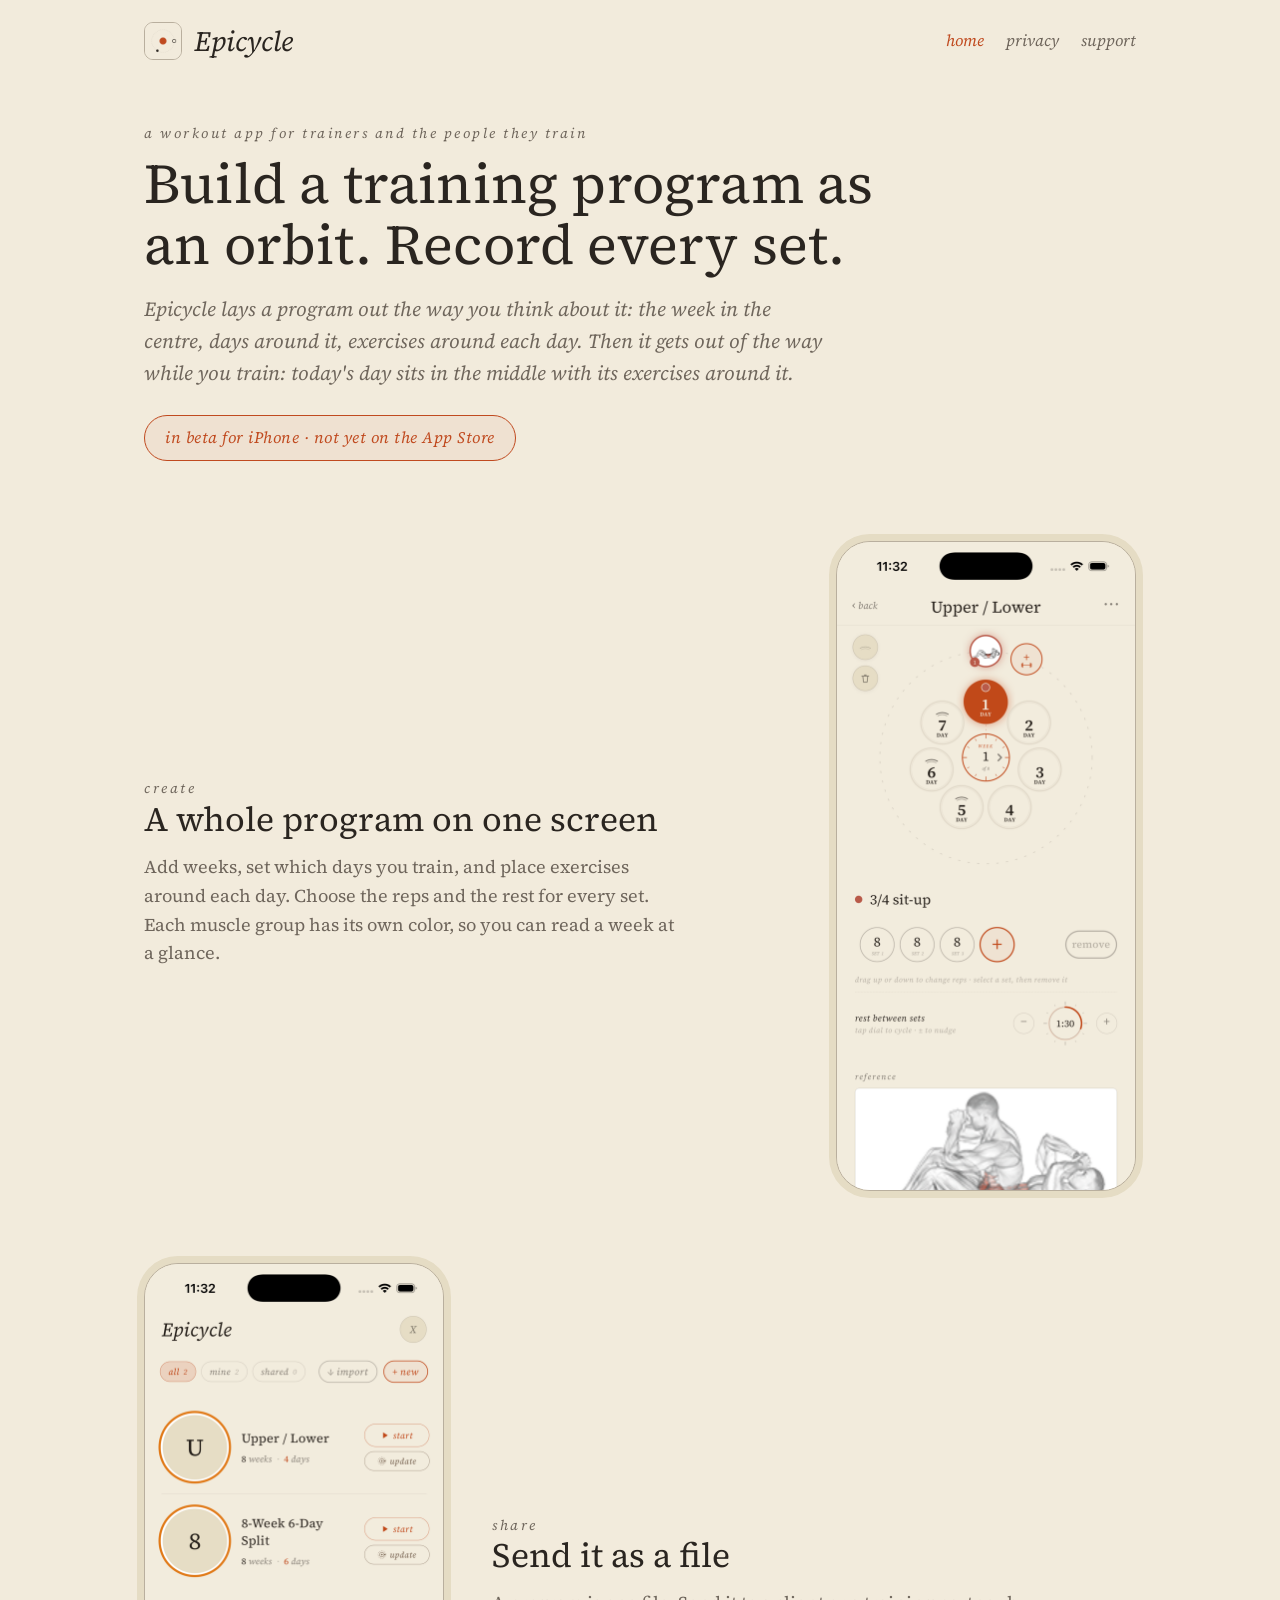
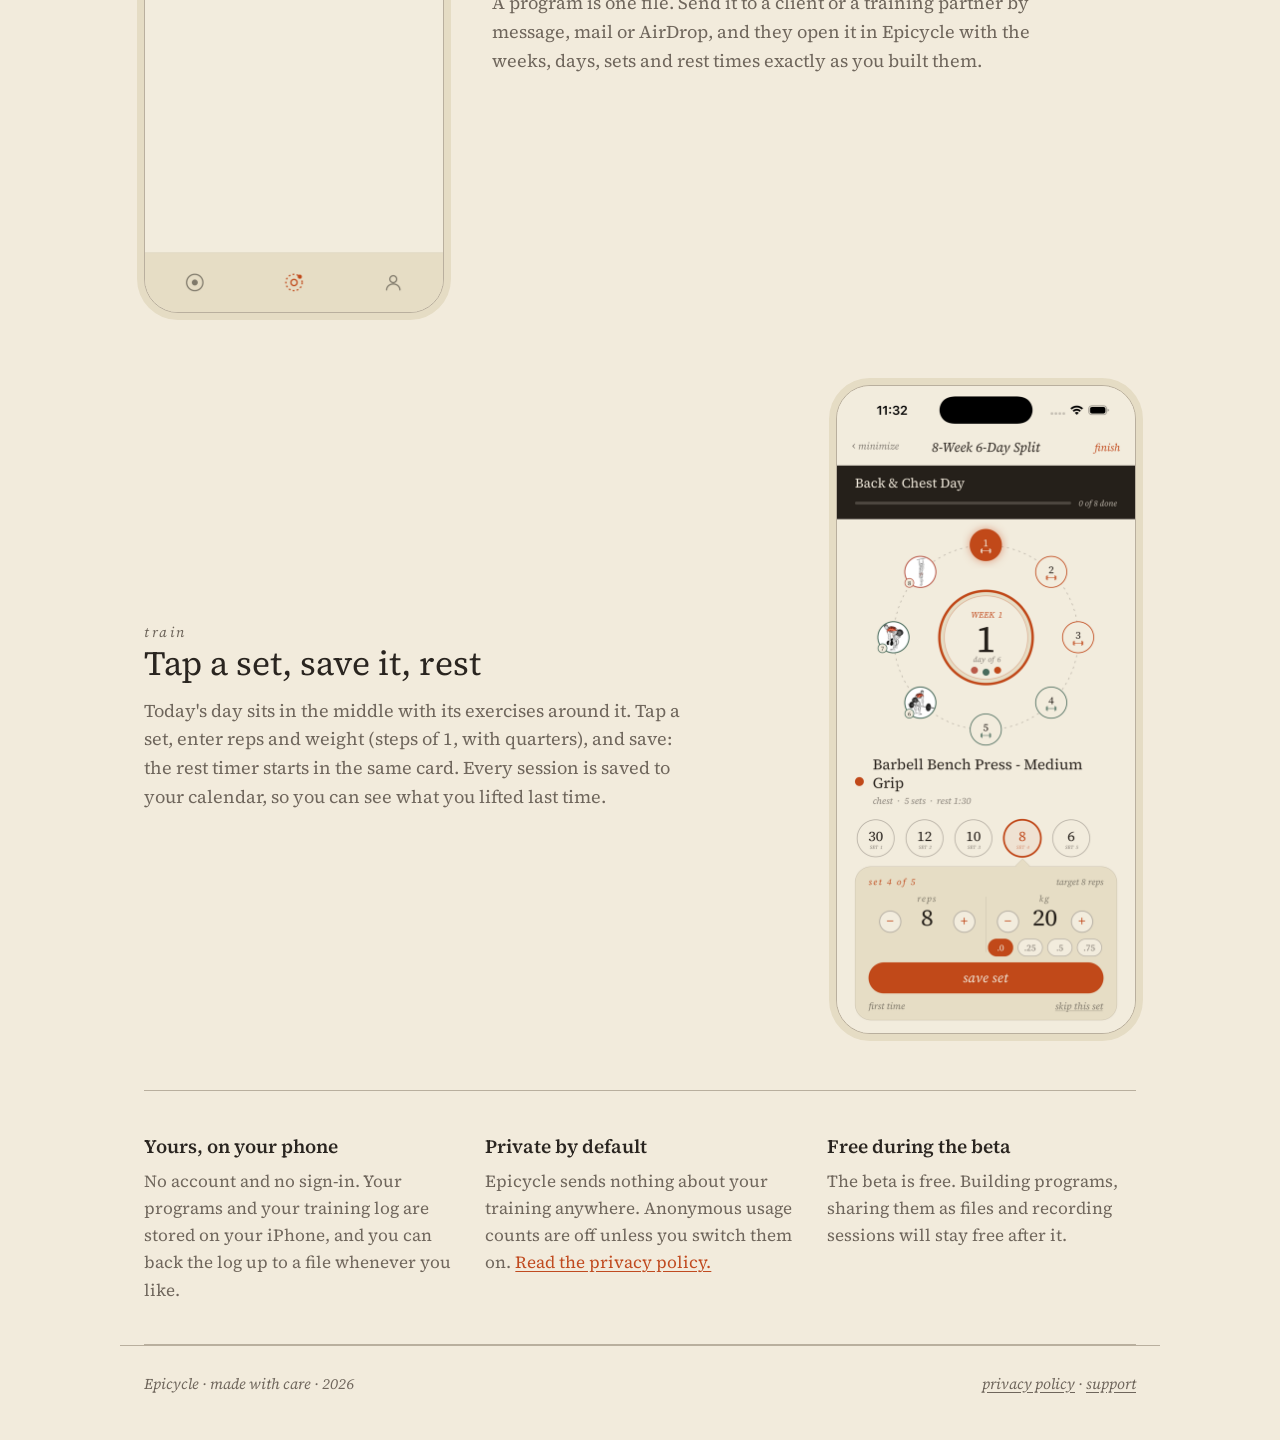
<file: index.html>
<!doctype html>
<html lang="en">
<head>
<meta charset="utf-8">
<meta name="viewport" content="width=device-width, initial-scale=1">
<title>Epicycle — build a training program as an orbit</title>
<meta name="description" content="Epicycle is an iPhone app for trainers and the people they train: build a program as an orbit, share it as a file, and record every set.">
<meta name="color-scheme" content="light">
<meta name="theme-color" content="#F2EBDC">
<link rel="icon" href="assets/img/icon.png">
<link rel="stylesheet" href="styles.css">
</head>
<body>
<header class="wrap top">
  <a class="brand" href="index.html"><img src="assets/img/icon.png" alt="" width="38" height="38">Epicycle</a>
  <nav class="nav" aria-label="Site"><a href="index.html" aria-current="page">home</a><a href="privacy.html">privacy</a><a href="support.html">support</a></nav>
</header>
<main>
  <section class="wrap hero">
    <p class="kicker">a workout app for trainers and the people they train</p>
    <h1>Build a training program as an orbit. Record every set.</h1>
    <p class="lede">Epicycle lays a program out the way you think about it: the week in the centre, days around it, exercises around each day. Then it gets out of the way while you train: today's day sits in the middle with its exercises around it.</p>
    <span class="pill">in beta for iPhone · not yet on the App Store</span>
  </section>

  <section class="wrap flow">
    <div class="step">
      <div>
        <p class="kicker">create</p>
        <h2>A whole program on one screen</h2>
        <p>Add weeks, set which days you train, and place exercises around each day. Choose the reps and the rest for every set. Each muscle group has its own color, so you can read a week at a glance.</p>
      </div>
      <img class="shot" src="assets/img/create.png" width="598" height="1300" alt="The Epicycle program editor: a week in the centre, seven days in orbit around it, and an exercise with its sets under the orbit.">
    </div>
    <div class="step">
      <div>
        <p class="kicker">share</p>
        <h2>Send it as a file</h2>
        <p>A program is one file. Send it to a client or a training partner by message, mail or AirDrop, and they open it in Epicycle with the weeks, days, sets and rest times exactly as you built them.</p>
      </div>
      <img class="shot" src="assets/img/today.png" width="598" height="1300" alt="The Epicycle programs list: two programs, each with start and update buttons, and import and new buttons at the top.">
    </div>
    <div class="step">
      <div>
        <p class="kicker">train</p>
        <h2>Tap a set, save it, rest</h2>
        <p>Today's day sits in the middle with its exercises around it. Tap a set, enter reps and weight (steps of 1, with quarters), and save: the rest timer starts in the same card. Every session is saved to your calendar, so you can see what you lifted last time.</p>
      </div>
      <img class="shot" src="assets/img/train.png" width="598" height="1300" alt="The Epicycle day screen: today's day in the middle with eight exercises around it, a row of five sets, and a card for entering reps and weight with a save button.">
    </div>
  </section>

  <section class="wrap">
    <div class="facts">
      <div><h3>Yours, on your phone</h3><p>No account and no sign-in. Your programs and your training log are stored on your iPhone, and you can back the log up to a file whenever you like.</p></div>
      <div><h3>Private by default</h3><p>Epicycle sends nothing about your training anywhere. Anonymous usage counts are off unless you switch them on. <a href="privacy.html">Read the privacy policy.</a></p></div>
      <div><h3>Free during the beta</h3><p>The beta is free. Building programs, sharing them as files and recording sessions will stay free after it.</p></div>
    </div>
  </section>
</main>
<footer class="wrap">
  <span>Epicycle · made with care · 2026</span>
  <span><a href="privacy.html">privacy policy</a> · <a href="support.html">support</a></span>
</footer>
</body>
</html>
</file>
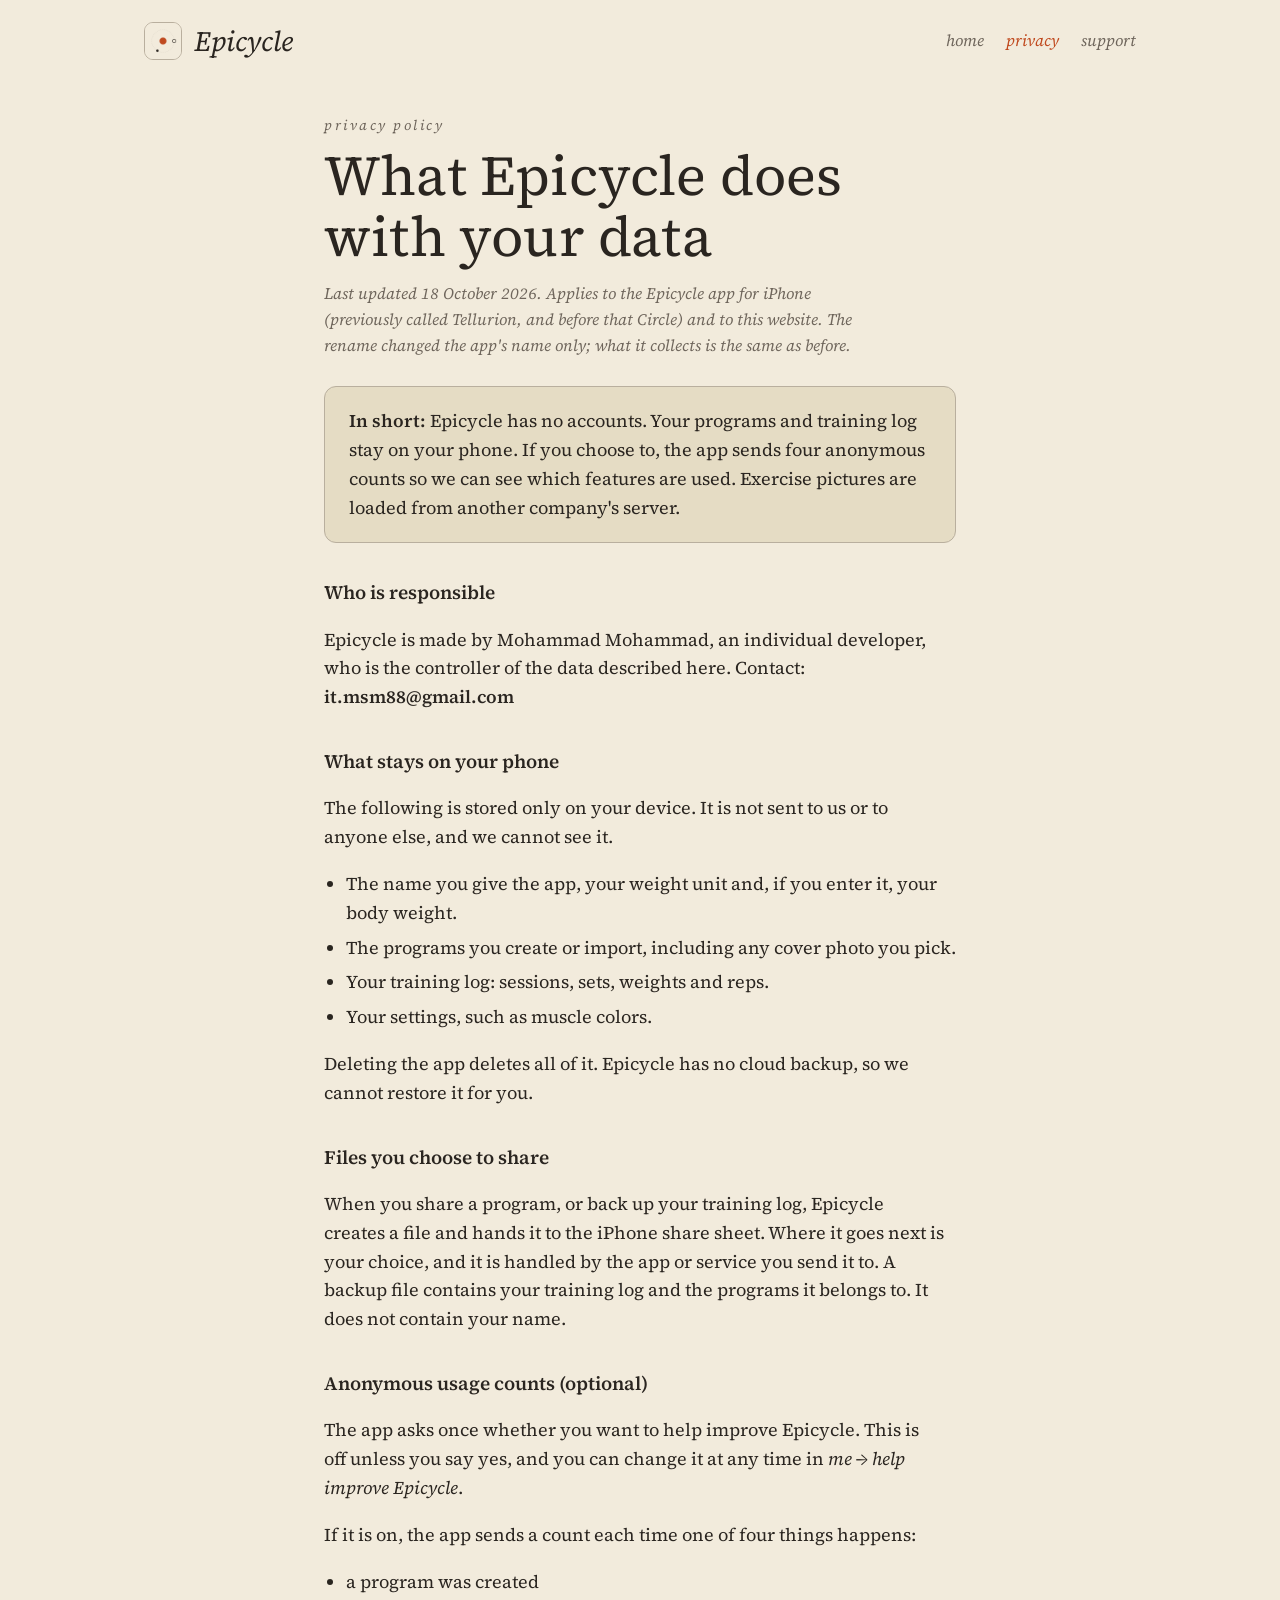
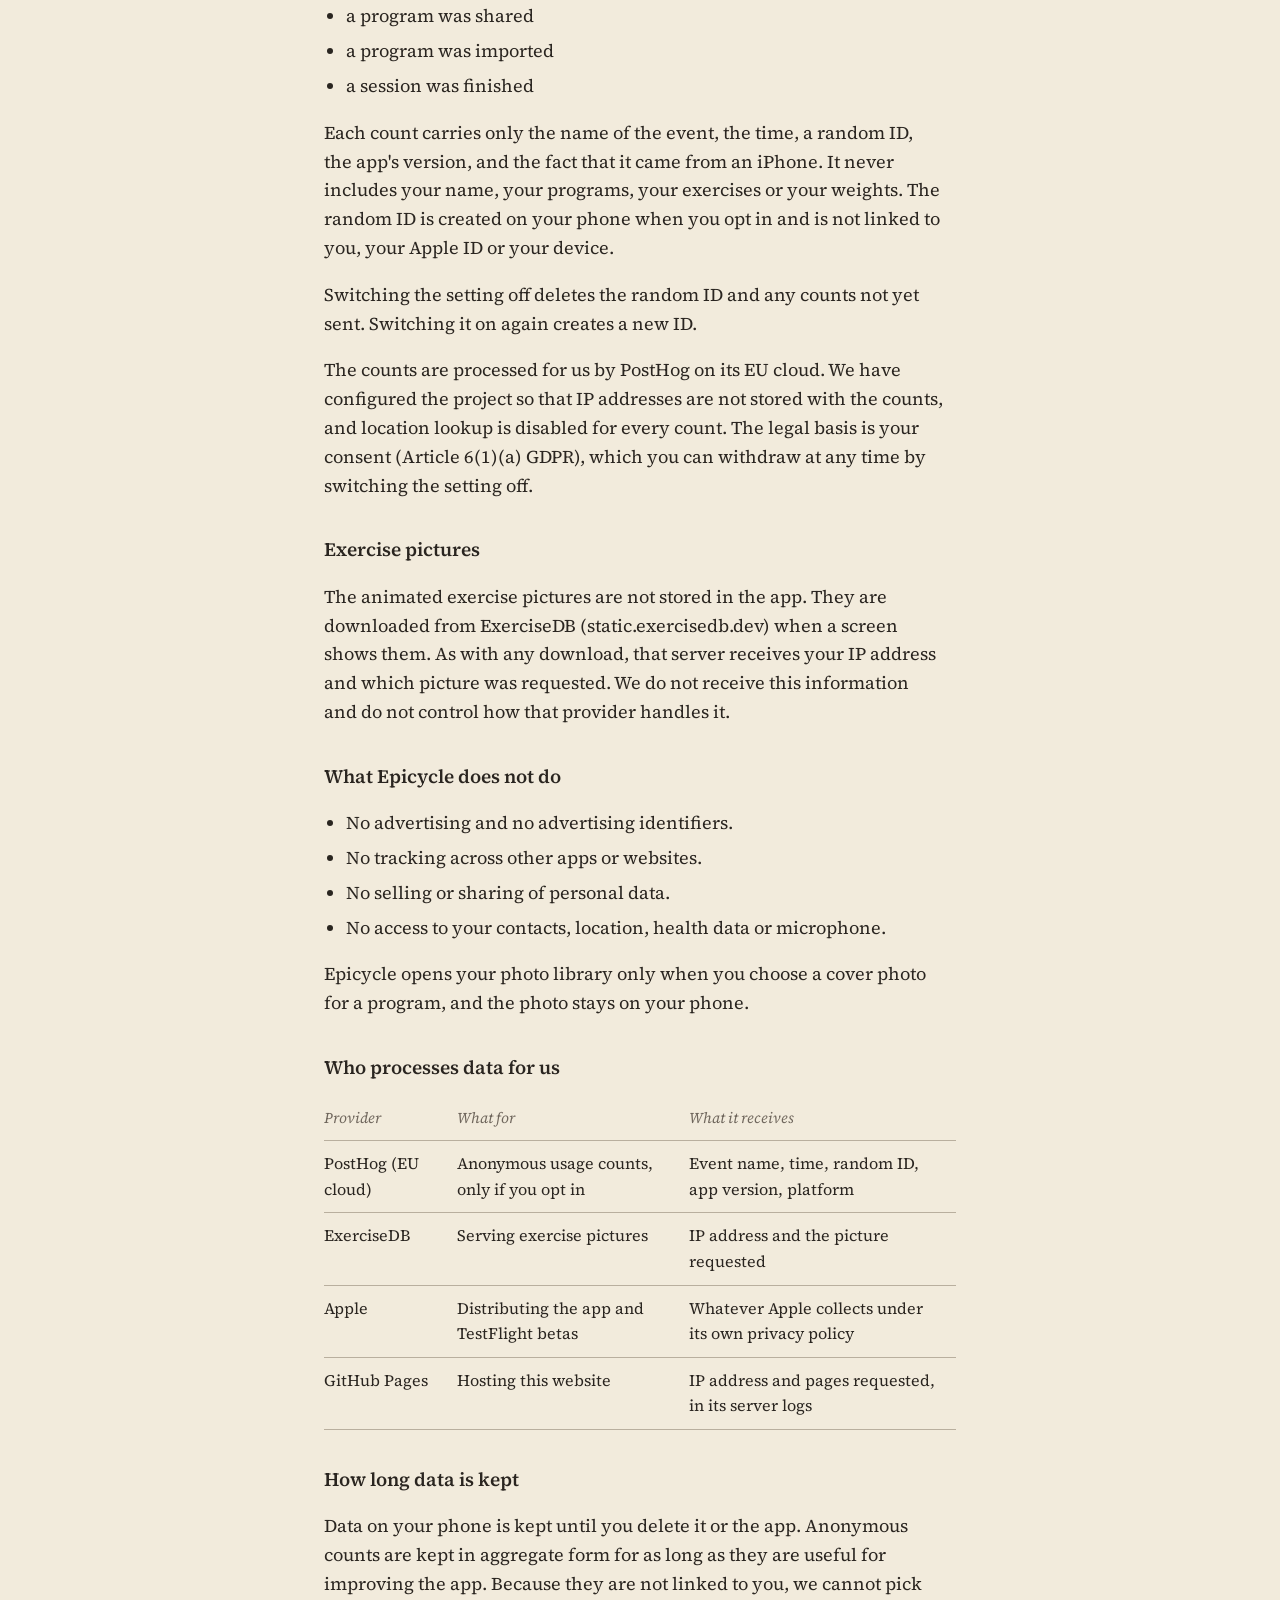
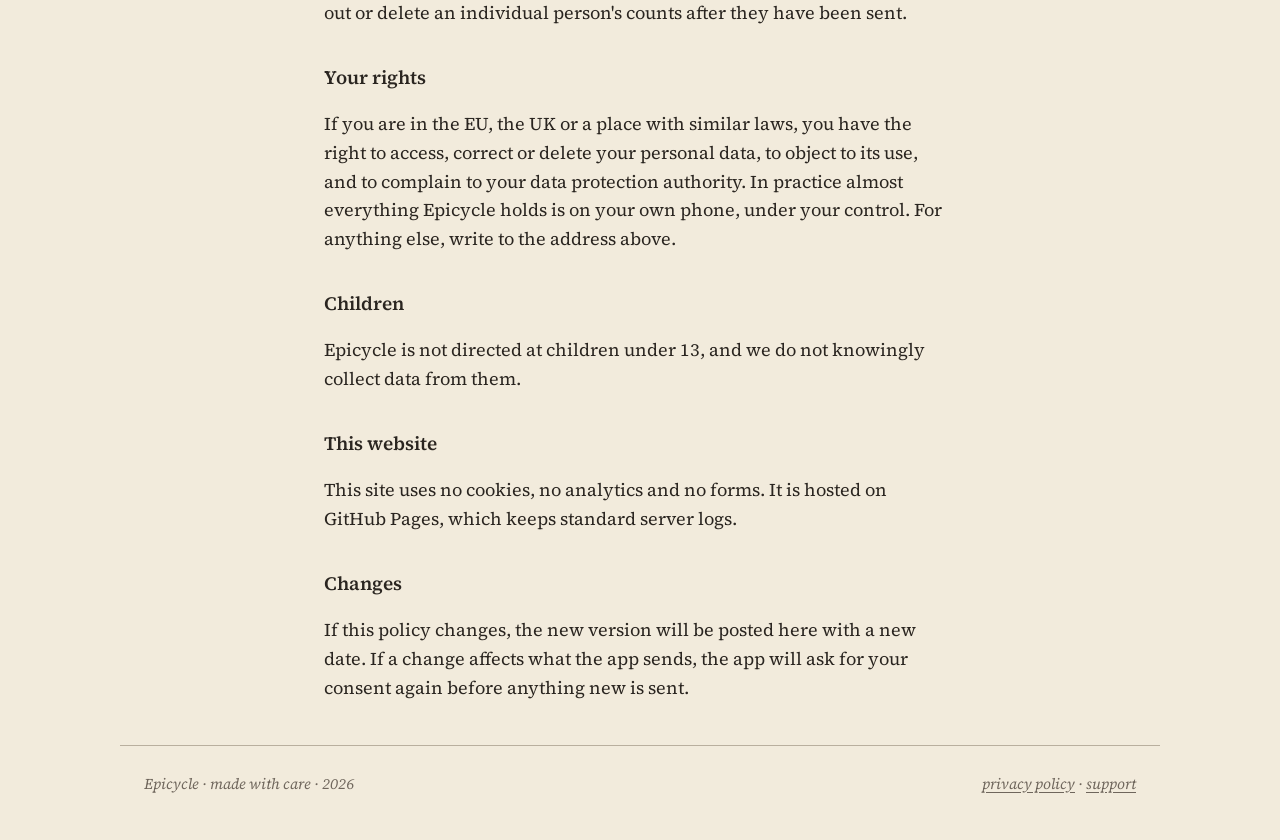
<file: privacy.html>
<!doctype html>
<html lang="en">
<head>
<meta charset="utf-8">
<meta name="viewport" content="width=device-width, initial-scale=1">
<title>Privacy policy — Epicycle</title>
<meta name="description" content="What the Epicycle app stores on your phone, the optional anonymous usage counts, and who processes data.">
<meta name="color-scheme" content="light">
<meta name="theme-color" content="#F2EBDC">
<link rel="icon" href="assets/img/icon.png">
<link rel="stylesheet" href="styles.css">
</head>
<body>
<header class="wrap top">
  <a class="brand" href="index.html"><img src="assets/img/icon.png" alt="" width="38" height="38">Epicycle</a>
  <nav class="nav" aria-label="Site"><a href="index.html">home</a><a href="privacy.html" aria-current="page">privacy</a><a href="support.html">support</a></nav>
</header>
<main class="wrap narrow doc">
  <p class="kicker">privacy policy</p>
  <h1>What Epicycle does with your data</h1>
  <p class="updated">Last updated 18 October 2026. Applies to the Epicycle app for iPhone (previously called Tellurion, and before that Circle) and to this website. The rename changed the app's name only; what it collects is the same as before.</p>

  <div class="summary">
    <p><strong>In short:</strong> Epicycle has no accounts. Your programs and training log stay on your phone. If you choose to, the app sends four anonymous counts so we can see which features are used. Exercise pictures are loaded from another company's server.</p>
  </div>

  <h3>Who is responsible</h3>
  <p>Epicycle is made by Mohammad Mohammad, an individual developer, who is the controller of the data described here. Contact: <span class="email">it.msm88@gmail.com</span></p>

  <h3>What stays on your phone</h3>
  <p>The following is stored only on your device. It is not sent to us or to anyone else, and we cannot see it.</p>
  <ul>
    <li>The name you give the app, your weight unit and, if you enter it, your body weight.</li>
    <li>The programs you create or import, including any cover photo you pick.</li>
    <li>Your training log: sessions, sets, weights and reps.</li>
    <li>Your settings, such as muscle colors.</li>
  </ul>
  <p>Deleting the app deletes all of it. Epicycle has no cloud backup, so we cannot restore it for you.</p>

  <h3>Files you choose to share</h3>
  <p>When you share a program, or back up your training log, Epicycle creates a file and hands it to the iPhone share sheet. Where it goes next is your choice, and it is handled by the app or service you send it to. A backup file contains your training log and the programs it belongs to. It does not contain your name.</p>

  <h3>Anonymous usage counts (optional)</h3>
  <p>The app asks once whether you want to help improve Epicycle. This is off unless you say yes, and you can change it at any time in <em>me → help improve Epicycle</em>.</p>
  <p>If it is on, the app sends a count each time one of four things happens:</p>
  <ul>
    <li>a program was created</li>
    <li>a program was shared</li>
    <li>a program was imported</li>
    <li>a session was finished</li>
  </ul>
  <p>Each count carries only the name of the event, the time, a random ID, the app's version, and the fact that it came from an iPhone. It never includes your name, your programs, your exercises or your weights. The random ID is created on your phone when you opt in and is not linked to you, your Apple ID or your device.</p>
  <p>Switching the setting off deletes the random ID and any counts not yet sent. Switching it on again creates a new ID.</p>
  <p>The counts are processed for us by PostHog on its EU cloud. We have configured the project so that IP addresses are not stored with the counts, and location lookup is disabled for every count. The legal basis is your consent (Article 6(1)(a) GDPR), which you can withdraw at any time by switching the setting off.</p>

  <h3>Exercise pictures</h3>
  <p>The animated exercise pictures are not stored in the app. They are downloaded from ExerciseDB (<span style="overflow-wrap:anywhere">static.exercisedb.dev</span>) when a screen shows them. As with any download, that server receives your IP address and which picture was requested. We do not receive this information and do not control how that provider handles it.</p>

  <h3>What Epicycle does not do</h3>
  <ul>
    <li>No advertising and no advertising identifiers.</li>
    <li>No tracking across other apps or websites.</li>
    <li>No selling or sharing of personal data.</li>
    <li>No access to your contacts, location, health data or microphone.</li>
  </ul>
  <p>Epicycle opens your photo library only when you choose a cover photo for a program, and the photo stays on your phone.</p>

  <h3>Who processes data for us</h3>
  <div class="scroll">
    <table>
      <thead><tr><th>Provider</th><th>What for</th><th>What it receives</th></tr></thead>
      <tbody>
        <tr><td>PostHog (EU cloud)</td><td>Anonymous usage counts, only if you opt in</td><td>Event name, time, random ID, app version, platform</td></tr>
        <tr><td>ExerciseDB</td><td>Serving exercise pictures</td><td>IP address and the picture requested</td></tr>
        <tr><td>Apple</td><td>Distributing the app and TestFlight betas</td><td>Whatever Apple collects under its own privacy policy</td></tr>
        <tr><td>GitHub Pages</td><td>Hosting this website</td><td>IP address and pages requested, in its server logs</td></tr>
      </tbody>
    </table>
  </div>

  <h3>How long data is kept</h3>
  <p>Data on your phone is kept until you delete it or the app. Anonymous counts are kept in aggregate form for as long as they are useful for improving the app. Because they are not linked to you, we cannot pick out or delete an individual person's counts after they have been sent.</p>

  <h3>Your rights</h3>
  <p>If you are in the EU, the UK or a place with similar laws, you have the right to access, correct or delete your personal data, to object to its use, and to complain to your data protection authority. In practice almost everything Epicycle holds is on your own phone, under your control. For anything else, write to the address above.</p>

  <h3>Children</h3>
  <p>Epicycle is not directed at children under 13, and we do not knowingly collect data from them.</p>

  <h3>This website</h3>
  <p>This site uses no cookies, no analytics and no forms. It is hosted on GitHub Pages, which keeps standard server logs.</p>

  <h3>Changes</h3>
  <p>If this policy changes, the new version will be posted here with a new date. If a change affects what the app sends, the app will ask for your consent again before anything new is sent.</p>
</main>
<footer class="wrap">
  <span>Epicycle · made with care · 2026</span>
  <span><a href="privacy.html">privacy policy</a> · <a href="support.html">support</a></span>
</footer>
</body>
</html>
</file>
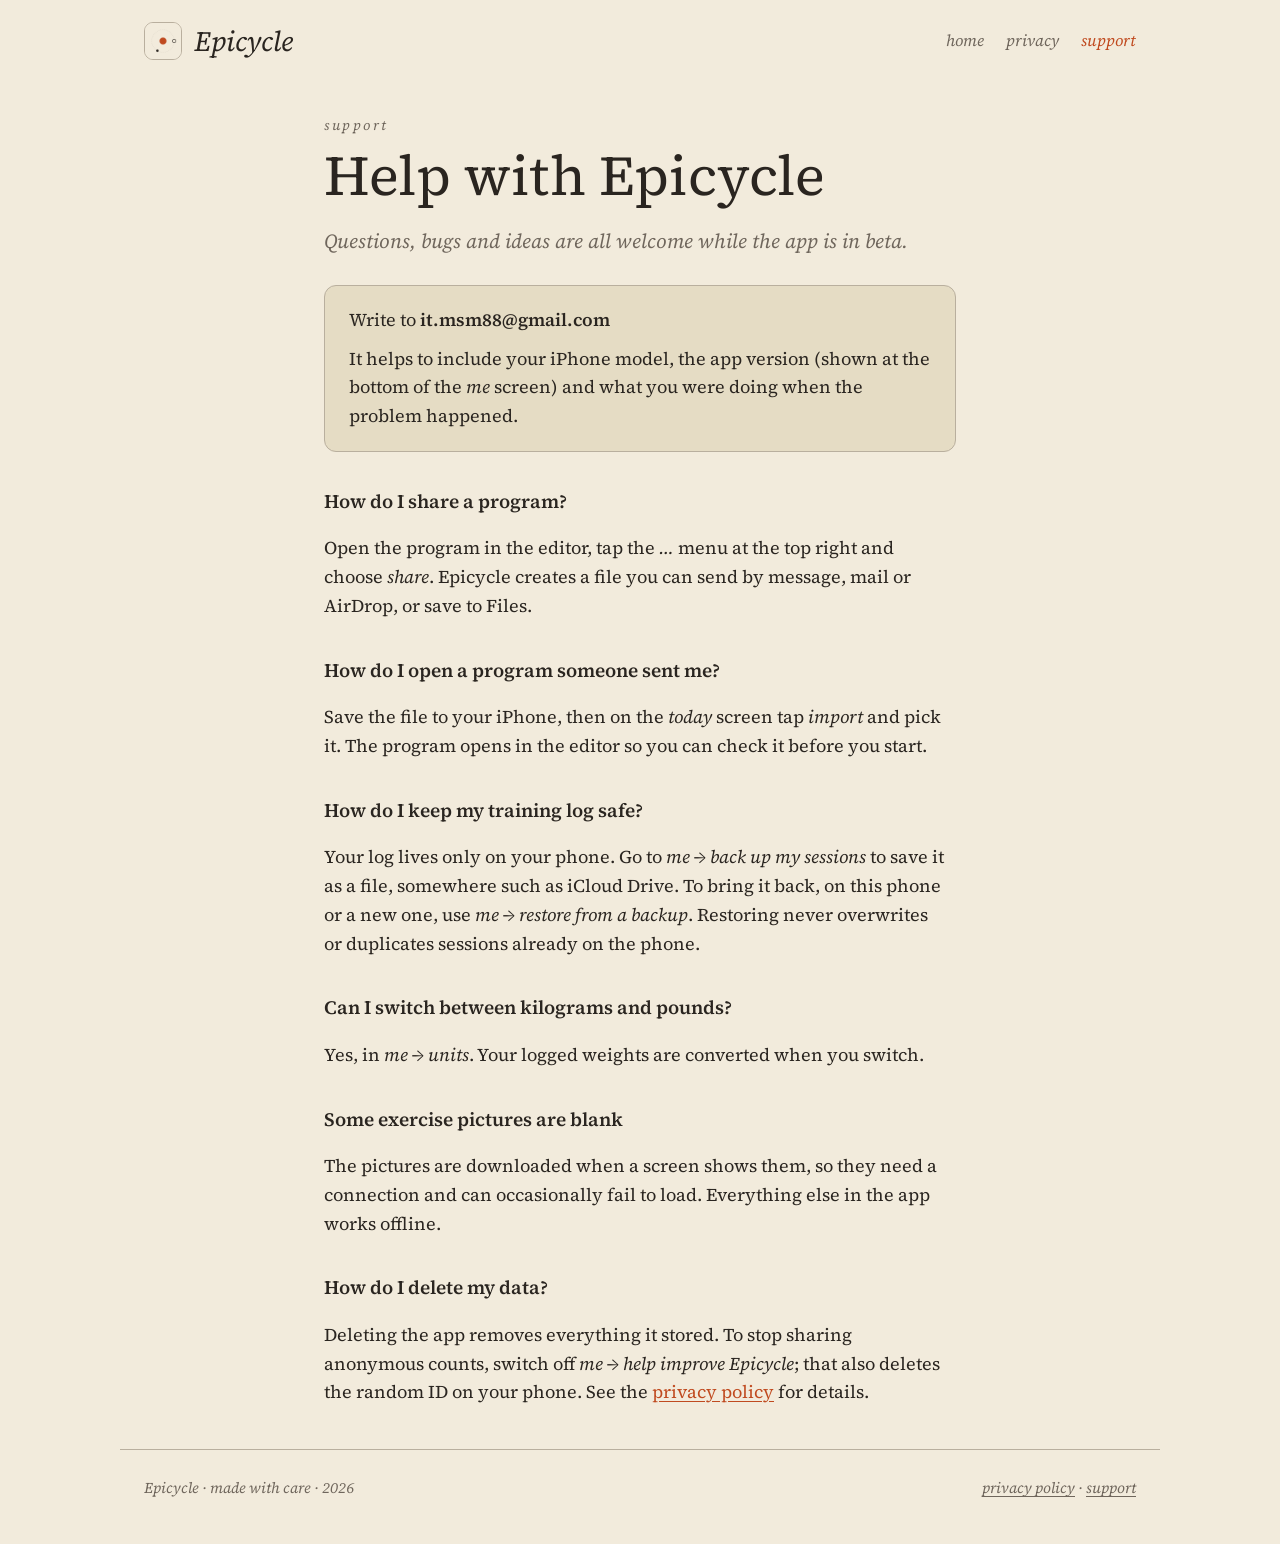
<file: support.html>
<!doctype html>
<html lang="en">
<head>
<meta charset="utf-8">
<meta name="viewport" content="width=device-width, initial-scale=1">
<title>Support — Epicycle</title>
<meta name="description" content="Help with the Epicycle app: sharing and importing programs, backing up your training log, and how to get in touch.">
<meta name="color-scheme" content="light">
<meta name="theme-color" content="#F2EBDC">
<link rel="icon" href="assets/img/icon.png">
<link rel="stylesheet" href="styles.css">
</head>
<body>
<header class="wrap top">
  <a class="brand" href="index.html"><img src="assets/img/icon.png" alt="" width="38" height="38">Epicycle</a>
  <nav class="nav" aria-label="Site"><a href="index.html">home</a><a href="privacy.html">privacy</a><a href="support.html" aria-current="page">support</a></nav>
</header>
<main class="wrap narrow doc">
  <p class="kicker">support</p>
  <h1>Help with Epicycle</h1>
  <p class="lede">Questions, bugs and ideas are all welcome while the app is in beta.</p>

  <div class="summary">
    <p>Write to <span class="email">it.msm88@gmail.com</span></p>
    <p>It helps to include your iPhone model, the app version (shown at the bottom of the <em>me</em> screen) and what you were doing when the problem happened.</p>
  </div>

  <h3>How do I share a program?</h3>
  <p>Open the program in the editor, tap the <em>…</em> menu at the top right and choose <em>share</em>. Epicycle creates a file you can send by message, mail or AirDrop, or save to Files.</p>

  <h3>How do I open a program someone sent me?</h3>
  <p>Save the file to your iPhone, then on the <em>today</em> screen tap <em>import</em> and pick it. The program opens in the editor so you can check it before you start.</p>

  <h3>How do I keep my training log safe?</h3>
  <p>Your log lives only on your phone. Go to <em>me → back up my sessions</em> to save it as a file, somewhere such as iCloud Drive. To bring it back, on this phone or a new one, use <em>me → restore from a backup</em>. Restoring never overwrites or duplicates sessions already on the phone.</p>

  <h3>Can I switch between kilograms and pounds?</h3>
  <p>Yes, in <em>me → units</em>. Your logged weights are converted when you switch.</p>

  <h3>Some exercise pictures are blank</h3>
  <p>The pictures are downloaded when a screen shows them, so they need a connection and can occasionally fail to load. Everything else in the app works offline.</p>

  <h3>How do I delete my data?</h3>
  <p>Deleting the app removes everything it stored. To stop sharing anonymous counts, switch off <em>me → help improve Epicycle</em>; that also deletes the random ID on your phone. See the <a href="privacy.html">privacy policy</a> for details.</p>
</main>
<footer class="wrap">
  <span>Epicycle · made with care · 2026</span>
  <span><a href="privacy.html">privacy policy</a> · <a href="support.html">support</a></span>
</footer>
</body>
</html>
</file>
<file: styles.css>
/* Epicycle — site styles. Same paper, ink and terra as the app. */
@font-face { font-family: "Source Serif 4"; src: url("assets/fonts/SourceSerif4_400Regular.ttf") format("truetype"); font-weight: 400; font-style: normal; font-display: swap; }
@font-face { font-family: "Source Serif 4"; src: url("assets/fonts/SourceSerif4_400Regular_Italic.ttf") format("truetype"); font-weight: 400; font-style: italic; font-display: swap; }
@font-face { font-family: "Source Serif 4"; src: url("assets/fonts/SourceSerif4_600SemiBold.ttf") format("truetype"); font-weight: 600; font-style: normal; font-display: swap; }

:root {
  --paper: #F2EBDC; --paper-dark: #E5DCC4; --ink: #2A2520; --ink-soft: #6F665C; --ink-ghost: #B9AF9E;
  --terra: #C04A1F; --terra-wash: #EFE1D1;
  --serif: "Source Serif 4", "Iowan Old Style", Georgia, serif;
}
* { box-sizing: border-box; }
html { -webkit-text-size-adjust: 100%; }
body { margin: 0; background: var(--paper); color: var(--ink); font-family: var(--serif); font-size: 18px; line-height: 1.6; }
img { max-width: 100%; height: auto; display: block; }
a { color: var(--terra); text-underline-offset: 3px; }
a:focus-visible { outline: 2px solid var(--terra); outline-offset: 3px; border-radius: 2px; }

.wrap { max-width: 1040px; margin: 0 auto; padding-inline: 24px; }
.narrow { max-width: 680px; }

.top { display: flex; align-items: center; justify-content: space-between; gap: 16px; flex-wrap: wrap; padding-block: 22px; }
.brand { display: flex; align-items: center; gap: 12px; color: var(--ink); text-decoration: none; font-style: italic; font-size: 28px; line-height: 1; }
.brand img { width: 38px; height: 38px; border-radius: 9px; border: 1px solid var(--ink-ghost); }
.nav { display: flex; gap: 22px; font-style: italic; font-size: 16px; }
.nav a { color: var(--ink-soft); text-decoration: none; }
.nav a:hover, .nav a[aria-current="page"] { color: var(--terra); }

.kicker { font-style: italic; font-size: 14px; letter-spacing: 2.5px; color: var(--ink-soft); text-transform: lowercase; margin: 0; }
h1 { font-weight: 400; font-size: clamp(36px, 6vw, 56px); line-height: 1.08; letter-spacing: 0.2px; margin: 10px 0 0; text-wrap: balance; }
h2 { font-weight: 400; font-size: clamp(26px, 4vw, 34px); line-height: 1.15; margin: 0; text-wrap: balance; }
h3 { font-weight: 600; font-size: 19px; margin: 34px 0 6px; }
.lede { font-style: italic; color: var(--ink-soft); font-size: 20px; max-width: 34em; margin: 18px 0 0; }

.hero { padding-block: 40px 24px; }
.pill { display: inline-block; margin-top: 26px; padding: 9px 20px; border-radius: 999px; border: 1px solid var(--terra); background: var(--terra-wash); color: var(--terra); font-style: italic; font-size: 16px; letter-spacing: 0.5px; }

.flow { display: flex; flex-direction: column; gap: 72px; padding-block: 56px; }
.step { display: grid; grid-template-columns: minmax(0, 1fr) minmax(0, 300px); gap: 48px; align-items: center; }
.step:nth-child(even) { grid-template-columns: minmax(0, 300px) minmax(0, 1fr); }
.step:nth-child(even) .shot { order: -1; }
.step p { color: var(--ink-soft); margin: 14px 0 0; max-width: 30em; }
.shot { border-radius: 34px; border: 1px solid var(--ink-ghost); overflow: hidden; background: var(--paper); box-shadow: 0 0 0 7px var(--paper-dark); }

.facts { border-block: 1px solid var(--ink-ghost); padding-block: 40px; display: grid; grid-template-columns: repeat(3, minmax(0, 1fr)); gap: 32px; }
.facts h3 { margin-top: 0; }
.facts p { margin: 0; color: var(--ink-soft); font-size: 17px; }

.doc { padding-block: 32px 24px; }
.doc p, .doc li { max-width: 62ch; }
.doc ul { padding-left: 22px; }
.doc li { margin-block: 6px; }
.doc .updated { font-style: italic; color: var(--ink-soft); font-size: 16px; margin-top: 14px; }
.summary { background: var(--paper-dark); border: 1px solid var(--ink-ghost); border-radius: 12px; padding: 20px 24px; margin-top: 28px; }
.summary p { margin: 0; }
.summary p + p { margin-top: 10px; }
.scroll { overflow-x: auto; margin-top: 14px; }
table { border-collapse: collapse; width: 100%; min-width: 520px; font-size: 16px; }
th, td { text-align: left; vertical-align: top; padding: 10px 14px 10px 0; border-bottom: 1px solid var(--ink-ghost); }
th { font-weight: 400; font-style: italic; color: var(--ink-soft); font-size: 15px; }
.email { font-weight: 600; user-select: all; overflow-wrap: anywhere; }

footer { margin-top: 56px; border-top: 1px solid var(--ink-ghost); padding-block: 26px 44px; display: flex; flex-wrap: wrap; gap: 10px 24px; justify-content: space-between; font-style: italic; font-size: 15px; color: var(--ink-soft); }
footer a { color: var(--ink-soft); }

@media (max-width: 760px) {
  body { font-size: 17px; }
  .step, .step:nth-child(even) { grid-template-columns: minmax(0, 1fr); gap: 26px; }
  .step:nth-child(even) .shot { order: 0; }
  .shot { max-width: 280px; margin-inline: auto; }
  .facts { grid-template-columns: minmax(0, 1fr); gap: 24px; }
  .flow { gap: 56px; padding-block: 40px; }
}
</file>
